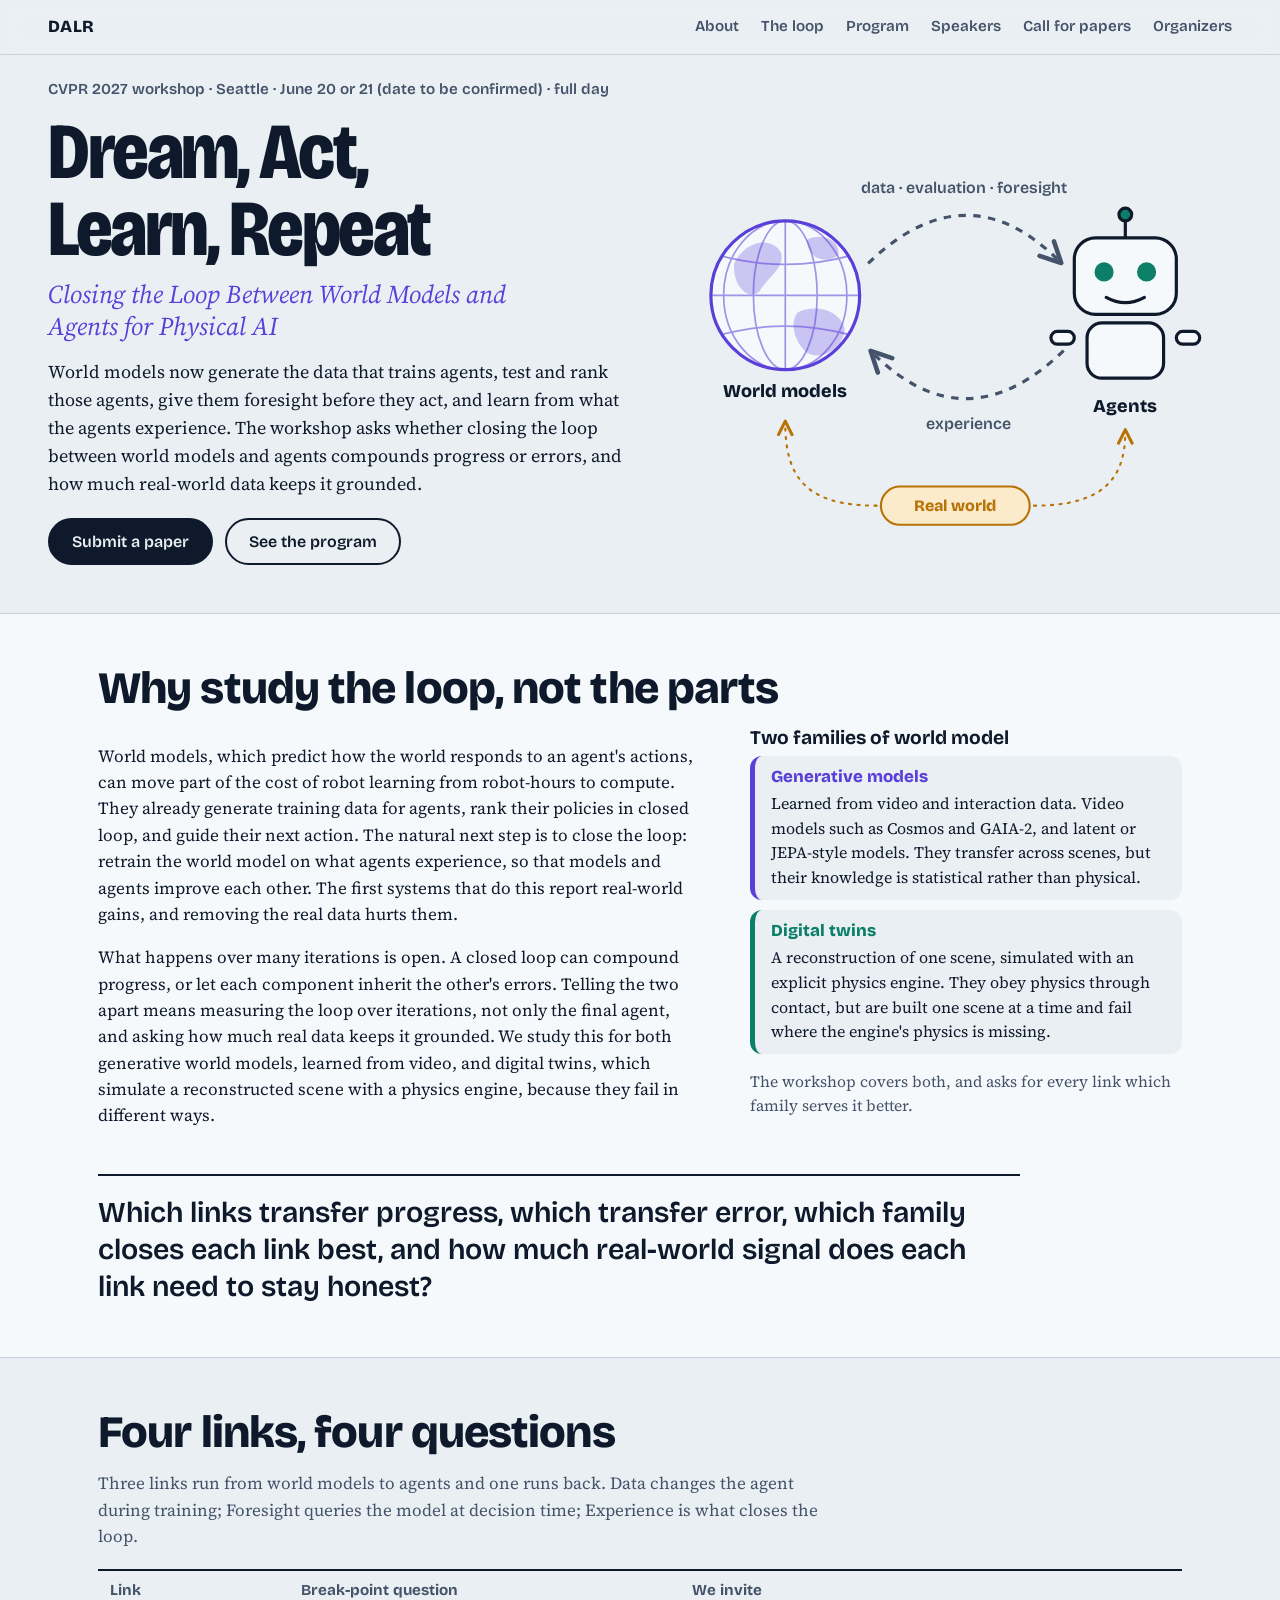
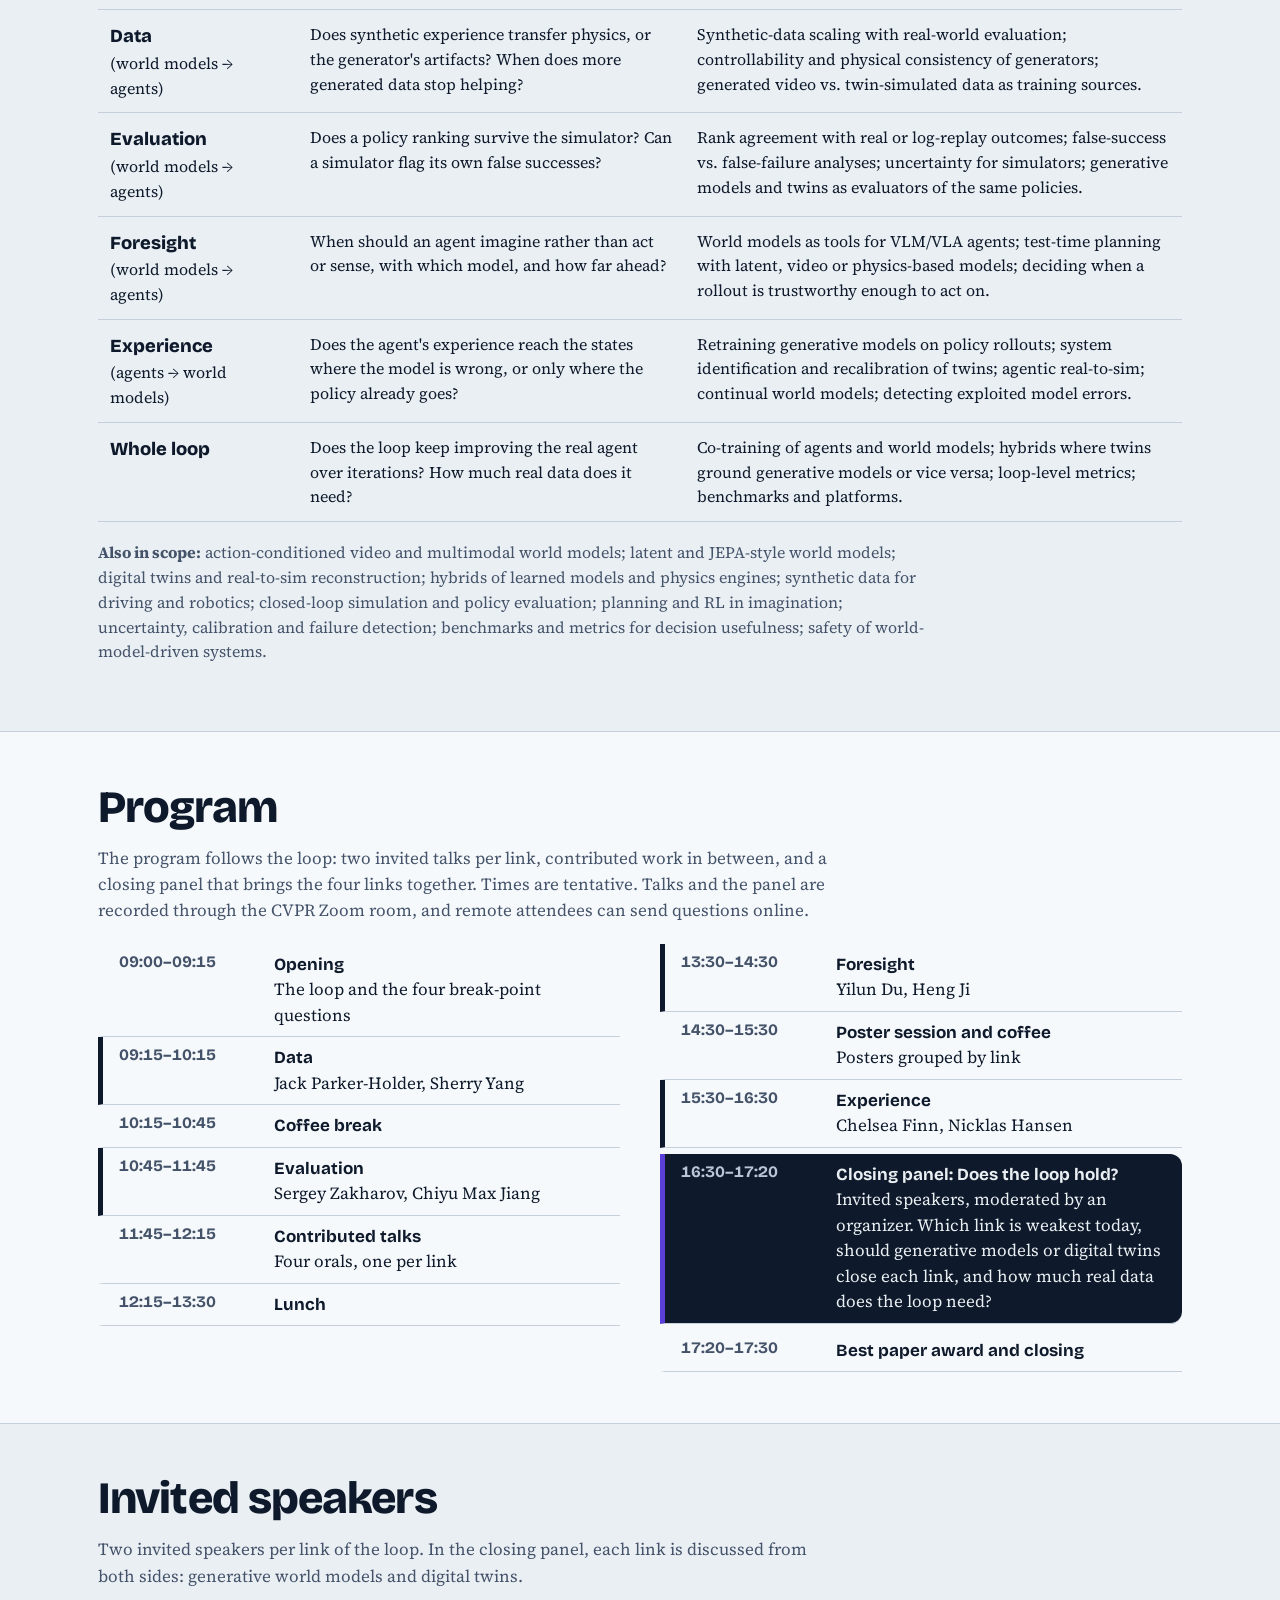
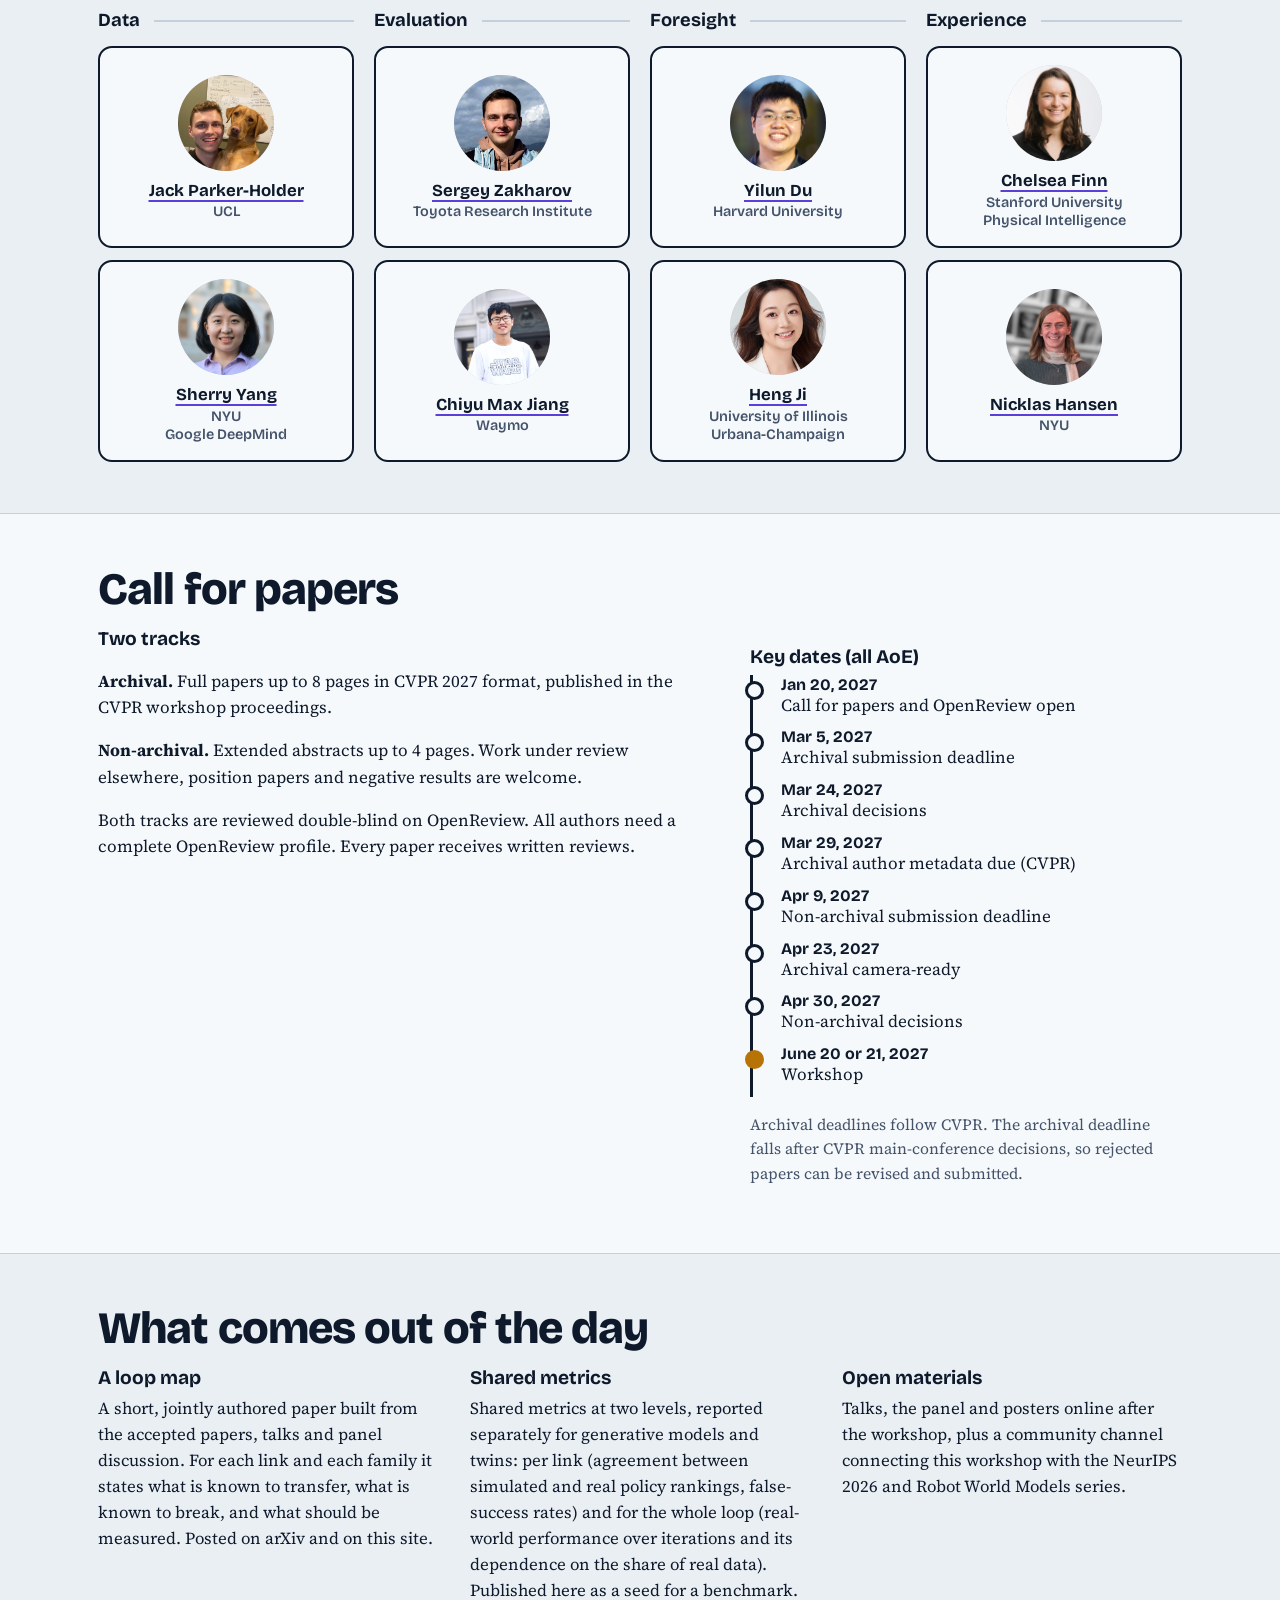
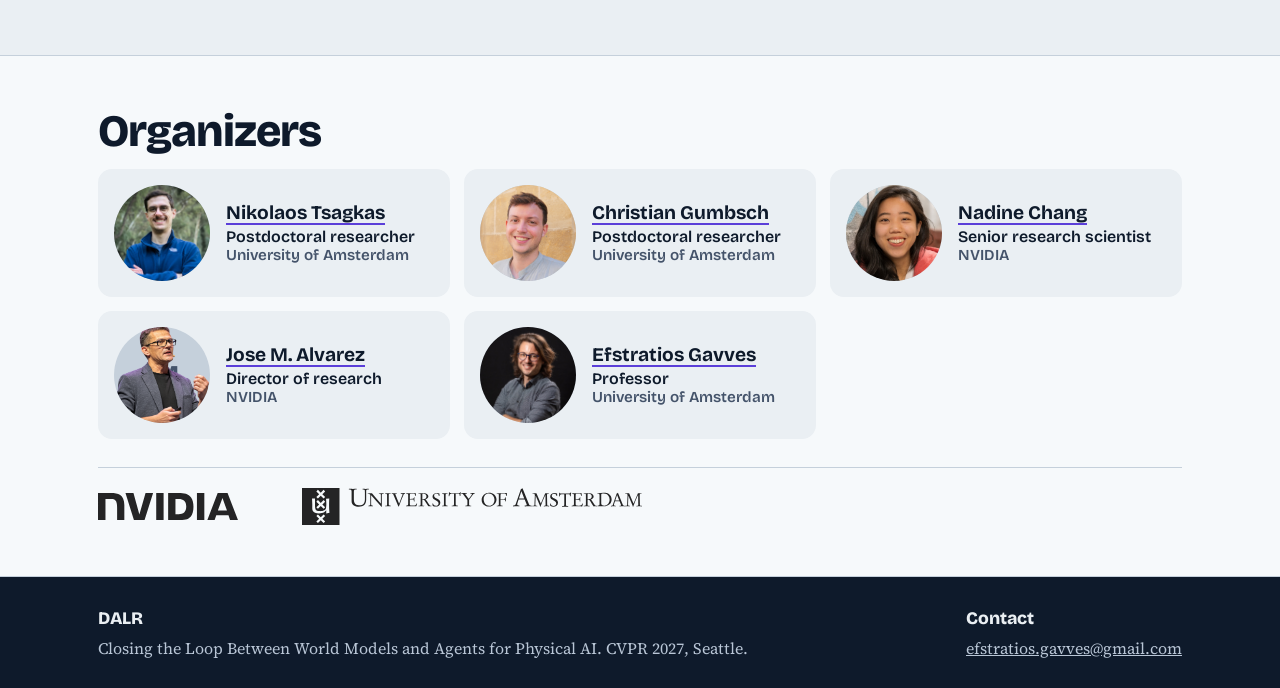
<file: index.html>
<!doctype html>
<html lang="en">
<head>
<meta charset="utf-8">
<meta name="viewport" content="width=device-width, initial-scale=1">
<title>DALR: Closing the Loop Between World Models and Agents for Physical AI</title>
<meta name="description" content="CVPR 2027 workshop on world models and agents for physical AI. Does closing the loop between world models and agents compound progress or errors?">
<meta property="og:type" content="website">
<meta property="og:title" content="DALR: Dream, Act, Learn, Repeat">
<meta property="og:description" content="CVPR 2027 workshop. Closing the Loop Between World Models and Agents for Physical AI.">
<meta property="og:url" content="https://dalr2027.github.io/">
<meta property="og:image" content="https://dalr2027.github.io/images/og.png">
<meta property="og:image:width" content="1200">
<meta property="og:image:height" content="630">
<meta property="og:image:alt" content="DALR, Dream, Act, Learn, Repeat, CVPR 2027 workshop, next to the CVPR 2027 Seattle logo">
<meta name="twitter:card" content="summary_large_image">
<meta name="twitter:image" content="https://dalr2027.github.io/images/og.png">
<link rel="preconnect" href="https://fonts.googleapis.com">
<link rel="preconnect" href="https://fonts.gstatic.com" crossorigin>
<link href="https://fonts.googleapis.com/css2?family=Bricolage+Grotesque:opsz,wght@12..96,400;12..96,600;12..96,800&family=Source+Serif+4:ital,opsz,wght@0,8..60,400;0,8..60,600;1,8..60,400&display=swap" rel="stylesheet">
<link rel="stylesheet" href="style.css">
</head>
<body>

<a class="skip" href="#main">Skip to content</a>

<header class="top">
  <a class="brand" href="#top">DALR</a>
  <nav aria-label="Sections">
    <a href="#about">About</a>
    <a href="#loop">The loop</a>
    <a href="#program">Program</a>
    <a href="#speakers">Speakers</a>
    <a href="#papers">Call for papers</a>
    <a href="#organizers">Organizers</a>
  </nav>
</header>

<main id="main">

<section class="hero" id="top">
  <div class="hero-text">
    <p class="venue">CVPR 2027 workshop · Seattle · June 20 or 21 (date to be confirmed) · full day</p>
    <h1>Dream, Act, Learn, Repeat</h1>
    <p class="tag">Closing the Loop Between World Models and<br>Agents for Physical&nbsp;AI</p>
    <p class="lede">World models now generate the data that trains agents, test and rank those agents, give them foresight before they act, and learn from what the agents experience. The workshop asks whether closing the loop between world models and agents compounds progress or errors, and how much real-world data keeps it grounded.</p>
    <div class="cta">
      <a class="btn primary" href="#papers">Submit a paper</a>
      <a class="btn" href="#program">See the program</a>
    </div>
  </div>

  <div class="hero-diagram">
    <svg id="loopsvg" class="simple" viewBox="0 0 520 410" role="img" aria-label="A globe, standing for world models, and a robot, standing for agents, linked by two moving arrows: world models give agents data, evaluation and foresight, and the agents' experience updates the world models. The real world grounds the world models and is where agents are deployed.">
      <defs>
        <marker id="ah" viewBox="0 0 10 10" refX="8" refY="5" markerWidth="8" markerHeight="8" orient="auto"><path class="mk" d="M1 1 L9 5 L1 9"/></marker>
        <marker id="ahr" viewBox="0 0 10 10" refX="8" refY="5" markerWidth="8" markerHeight="8" orient="auto"><path class="mk r" d="M1 1 L9 5 L1 9"/></marker>
        <clipPath id="globeclip"><circle cx="100" cy="180" r="70"/></clipPath>
      </defs>

      <!-- globe: world models -->
      <g class="globe">
        <circle cx="100" cy="180" r="70" class="gfill"/>
        <g clip-path="url(#globeclip)" class="gline">
          <ellipse cx="100" cy="180" rx="30" ry="70"/>
          <ellipse cx="100" cy="180" rx="58" ry="70"/>
          <line x1="100" y1="110" x2="100" y2="250"/>
          <line x1="30" y1="180" x2="170" y2="180"/>
          <path d="M36 142 Q100 160 164 142"/>
          <path d="M36 218 Q100 200 164 218"/>
        </g>
        <g clip-path="url(#globeclip)" class="land">
          <path d="M52 150 C 62 128, 88 124, 96 140 C 100 154, 84 162, 76 176 C 66 186, 50 172, 52 150 Z"/>
          <path d="M112 196 C 128 188, 152 194, 156 212 C 154 232, 130 244, 118 232 C 108 222, 104 204, 112 196 Z"/>
          <path d="M120 128 C 134 120, 152 128, 150 142 C 140 150, 122 148, 120 128 Z"/>
        </g>
        <circle cx="100" cy="180" r="70" class="gring"/>
      </g>
      <text class="cap" x="100" y="276" text-anchor="middle">World models</text>

      <!-- robot: agents -->
      <g class="robot">
        <line x1="420" y1="108" x2="420" y2="126" class="rl"/>
        <circle cx="420" cy="104" r="6" class="rdot"/>
        <rect x="372" y="126" width="96" height="72" rx="20" class="rbody"/>
        <circle cx="400" cy="158" r="9" class="reye"/>
        <circle cx="440" cy="158" r="9" class="reye"/>
        <path d="M402 182 Q420 192 438 182" class="rl"/>
        <rect x="384" y="206" width="72" height="52" rx="14" class="rbody"/>
        <rect x="350" y="214" width="22" height="12" rx="6" class="rbody"/>
        <rect x="468" y="214" width="22" height="12" rx="6" class="rbody"/>
      </g>
      <text class="cap" x="420" y="290" text-anchor="middle">Agents</text>

      <!-- arrows: world to agent (top), agent to world (bottom) -->
      <path class="arc" d="M178 150 C 240 90, 300 90, 358 148" marker-end="url(#ah)"/>
      <text class="al2" x="268" y="84" text-anchor="middle">data · evaluation · foresight</text>
      <path class="arc" d="M362 232 C 300 292, 240 292, 182 234" marker-end="url(#ah)"/>
      <text class="al2" x="272" y="306" text-anchor="middle">experience</text>

      <!-- real world -->
      <path class="ground" d="M186 378 C 120 378, 100 352, 100 300" marker-end="url(#ahr)"/>
      <path class="ground" d="M334 378 C 400 378, 420 352, 420 308" marker-end="url(#ahr)"/>
      <g class="node real">
        <rect x="190" y="360" width="140" height="36" rx="18"/>
        <text x="260" y="383" text-anchor="middle" class="nt">Real world</text>
      </g>
    </svg>
  </div>
</section>

<section class="band" id="about">
  <div class="wrap">
    <h2>Why study the loop, not the parts</h2>
    <div class="cols">
      <div class="prose">
        <p>World models, which predict how the world responds to an agent's actions, can move part of the cost of robot learning from robot-hours to compute. They already generate training data for agents, rank their policies in closed loop, and guide their next action. The natural next step is to close the loop: retrain the world model on what agents experience, so that models and agents improve each other. The first systems that do this report real-world gains, and removing the real data hurts them.</p>
        <p>What happens over many iterations is open. A closed loop can compound progress, or let each component inherit the other's errors. Telling the two apart means measuring the loop over iterations, not only the final agent, and asking how much real data keeps it grounded. We study this for both generative world models, learned from video, and digital twins, which simulate a reconstructed scene with a physics engine, because they fail in different ways.</p>
      </div>
      <aside class="families">
        <h3>Two families of world model</h3>
        <div class="fam gen">
          <h4>Generative models</h4>
          <p>Learned from video and interaction data. Video models such as Cosmos and GAIA-2, and latent or JEPA-style models. They transfer across scenes, but their knowledge is statistical rather than physical.</p>
        </div>
        <div class="fam twin">
          <h4>Digital twins</h4>
          <p>A reconstruction of one scene, simulated with an explicit physics engine. They obey physics through contact, but are built one scene at a time and fail where the engine's physics is missing.</p>
        </div>
        <p class="note">The workshop covers both, and asks for every link which family serves it better.</p>
      </aside>
    </div>
    <p class="ask">Which links transfer progress, which transfer error, which family closes each link best, and how much real-world signal does each link need to stay honest?</p>
  </div>
</section>

<section class="wrap" id="loop">
  <h2>Four links, four questions</h2>
  <p class="intro">Three links run from world models to agents and one runs back. Data changes the agent during training; Foresight queries the model at decision time; Experience is what closes the loop.</p>
  <div class="table" role="table" aria-label="Links, questions and invited contributions">
    <div class="row head" role="row"><span role="columnheader">Link</span><span role="columnheader">Break-point question</span><span role="columnheader">We invite</span></div>
    <div class="row" role="row" id="row-L1"><span role="cell"><b>Data</b> (world models → agents)</span><span role="cell">Does synthetic experience transfer physics, or the generator's artifacts? When does more generated data stop helping?</span><span role="cell">Synthetic-data scaling with real-world evaluation; controllability and physical consistency of generators; generated video vs. twin-simulated data as training sources.</span></div>
    <div class="row" role="row" id="row-L2"><span role="cell"><b>Evaluation</b> (world models → agents)</span><span role="cell">Does a policy ranking survive the simulator? Can a simulator flag its own false successes?</span><span role="cell">Rank agreement with real or log-replay outcomes; false-success vs. false-failure analyses; uncertainty for simulators; generative models and twins as evaluators of the same policies.</span></div>
    <div class="row" role="row" id="row-L3"><span role="cell"><b>Foresight</b> (world models → agents)</span><span role="cell">When should an agent imagine rather than act or sense, with which model, and how far ahead?</span><span role="cell">World models as tools for VLM/VLA agents; test-time planning with latent, video or physics-based models; deciding when a rollout is trustworthy enough to act on.</span></div>
    <div class="row" role="row" id="row-L4"><span role="cell"><b>Experience</b> (agents → world models)</span><span role="cell">Does the agent's experience reach the states where the model is wrong, or only where the policy already goes?</span><span role="cell">Retraining generative models on policy rollouts; system identification and recalibration of twins; agentic real-to-sim; continual world models; detecting exploited model errors.</span></div>
    <div class="row" role="row"><span role="cell"><b>Whole loop</b></span><span role="cell">Does the loop keep improving the real agent over iterations? How much real data does it need?</span><span role="cell">Co-training of agents and world models; hybrids where twins ground generative models or vice versa; loop-level metrics; benchmarks and platforms.</span></div>
  </div>
  <p class="topics"><b>Also in scope:</b> action-conditioned video and multimodal world models; latent and JEPA-style world models; digital twins and real-to-sim reconstruction; hybrids of learned models and physics engines; synthetic data for driving and robotics; closed-loop simulation and policy evaluation; planning and RL in imagination; uncertainty, calibration and failure detection; benchmarks and metrics for decision usefulness; safety of world-model-driven systems.</p>
</section>

<section class="band" id="program">
  <div class="wrap">
    <h2>Program</h2>
    <p class="intro">The program follows the loop: two invited talks per link, contributed work in between, and a closing panel that brings the four links together. Times are tentative. Talks and the panel are recorded through the CVPR Zoom room, and remote attendees can send questions online.</p>
    <ol class="sched">
      <li><time>09:00–09:15</time><div><b>Opening</b> The loop and the four break-point questions</div></li>
      <li class="l1"><time>09:15–10:15</time><div><b>Data</b> Jack Parker-Holder, Sherry Yang</div></li>
      <li><time>10:15–10:45</time><div><b>Coffee break</b></div></li>
      <li class="l2"><time>10:45–11:45</time><div><b>Evaluation</b> Sergey Zakharov, Chiyu Max Jiang</div></li>
      <li><time>11:45–12:15</time><div><b>Contributed talks</b> Four orals, one per link</div></li>
      <li><time>12:15–13:30</time><div><b>Lunch</b></div></li>
      <li class="l3"><time>13:30–14:30</time><div><b>Foresight</b> Yilun Du, Heng Ji</div></li>
      <li><time>14:30–15:30</time><div><b>Poster session and coffee</b> Posters grouped by link</div></li>
      <li class="l4"><time>15:30–16:30</time><div><b>Experience</b> Chelsea Finn, Nicklas Hansen</div></li>
      <li class="panel"><time>16:30–17:20</time><div><b>Closing panel: Does the loop hold?</b> Invited speakers, moderated by an organizer. Which link is weakest today, should generative models or digital twins close each link, and how much real data does the loop need?</div></li>
      <li><time>17:20–17:30</time><div><b>Best paper award and closing</b></div></li>
    </ol>
  </div>
</section>

<section class="wrap" id="speakers">
  <h2>Invited speakers</h2>
  <p class="intro">Two invited speakers per link of the loop. In the closing panel, each link is discussed from both sides: generative world models and digital twins.</p>
  <div class="groups">
  <div class="spk-group">
    <h3 class="grp">Data</h3>
    <div class="speakers">
      <div class="spk confirmed">
        <div class="photo" data-initials="JP"><img src="images/parker-holder.png" alt="Portrait of Jack Parker-Holder" loading="lazy" onerror="this.remove()"></div>
        <div>
          <h3><a href="https://jparkerholder.github.io/" target="_blank" rel="noopener">Jack Parker-Holder</a></h3>
          <p class="aff">UCL</p>
        </div>
      </div>
      <div class="spk confirmed">
        <div class="photo" data-initials="SY"><img src="images/yang.jpeg" alt="Portrait of Sherry Yang" loading="lazy" onerror="this.remove()"></div>
        <div>
          <h3><a href="https://sherryy.github.io/" target="_blank" rel="noopener">Sherry Yang</a></h3>
          <p class="aff">NYU<br>Google DeepMind</p>
        </div>
      </div>
    </div>
  </div>
  <div class="spk-group">
    <h3 class="grp">Evaluation</h3>
    <div class="speakers">
      <div class="spk confirmed">
        <div class="photo" data-initials="SZ"><img src="images/zakharov.jpg" alt="Portrait of Sergey Zakharov" loading="lazy" onerror="this.remove()"></div>
        <div>
          <h3><a href="https://zakharos.github.io/" target="_blank" rel="noopener">Sergey Zakharov</a></h3>
          <p class="aff">Toyota Research Institute</p>
        </div>
      </div>
      <div class="spk confirmed">
        <div class="photo" data-initials="CJ"><img src="images/jiang.jpg" alt="Portrait of Chiyu Max Jiang" loading="lazy" onerror="this.remove()"></div>
        <div>
          <h3><a href="https://maxjiang.ml/" target="_blank" rel="noopener">Chiyu Max Jiang</a></h3>
          <p class="aff">Waymo</p>
        </div>
      </div>
    </div>
  </div>
  <div class="spk-group">
    <h3 class="grp">Foresight</h3>
    <div class="speakers">
      <div class="spk confirmed">
        <div class="photo" data-initials="YD"><img src="images/du.jpg" alt="Portrait of Yilun Du" loading="lazy" onerror="this.remove()"></div>
        <div>
          <h3><a href="https://yilundu.github.io/" target="_blank" rel="noopener">Yilun Du</a></h3>
          <p class="aff">Harvard University</p>
        </div>
      </div>
      <div class="spk confirmed">
        <div class="photo" data-initials="HJ"><img src="images/ji.jpeg" alt="Portrait of Heng Ji" loading="lazy" onerror="this.remove()"></div>
        <div>
          <h3><a href="https://blender.cs.illinois.edu/hengji.html" target="_blank" rel="noopener">Heng Ji</a></h3>
          <p class="aff">University of Illinois<br>Urbana-Champaign</p>
        </div>
      </div>
    </div>
  </div>
  <div class="spk-group">
    <h3 class="grp">Experience</h3>
    <div class="speakers">
      <div class="spk confirmed">
        <div class="photo" data-initials="CF"><img src="images/finn.jpg" alt="Portrait of Chelsea Finn" loading="lazy" onerror="this.remove()"></div>
        <div>
          <h3><a href="https://ai.stanford.edu/~cbfinn/" target="_blank" rel="noopener">Chelsea Finn</a></h3>
          <p class="aff">Stanford University<br>Physical Intelligence</p>
        </div>
      </div>
      <div class="spk confirmed">
        <div class="photo" data-initials="NH"><img src="images/hansen.png" alt="Portrait of Nicklas Hansen" loading="lazy" onerror="this.remove()"></div>
        <div>
          <h3><a href="https://www.nicklashansen.com/" target="_blank" rel="noopener">Nicklas Hansen</a></h3>
          <p class="aff">NYU</p>
        </div>
      </div>
    </div>
  </div>
  </div>
</section>

<section class="band" id="papers">
  <div class="wrap">
    <h2>Call for papers</h2>
    <div class="cols">
      <div class="prose">
        <h3>Two tracks</h3>
        <p><b>Archival.</b> Full papers up to 8 pages in CVPR 2027 format, published in the CVPR workshop proceedings.</p>
        <p><b>Non-archival.</b> Extended abstracts up to 4 pages. Work under review elsewhere, position papers and negative results are welcome.</p>
        <p>Both tracks are reviewed double-blind on OpenReview. All authors need a complete OpenReview profile. Every paper receives written reviews.</p>
      </div>
      <aside>
        <h3>Key dates (all AoE)</h3>
        <ol class="timeline">
          <li><time>Jan 20, 2027</time>Call for papers and OpenReview open</li>
          <li><time>Mar 5, 2027</time>Archival submission deadline</li>
          <li><time>Mar 24, 2027</time>Archival decisions</li>
          <li><time>Mar 29, 2027</time>Archival author metadata due (CVPR)</li>
          <li><time>Apr 9, 2027</time>Non-archival submission deadline</li>
          <li><time>Apr 23, 2027</time>Archival camera-ready</li>
          <li><time>Apr 30, 2027</time>Non-archival decisions</li>
          <li class="end"><time>June 20 or 21, 2027</time>Workshop</li>
        </ol>
        <p class="note">Archival deadlines follow CVPR. The archival deadline falls after CVPR main-conference decisions, so rejected papers can be revised and submitted.</p>
      </aside>
    </div>
  </div>
</section>

<section class="wrap" id="outcomes">
  <h2>What comes out of the day</h2>
  <div class="outs">
    <div><h3>A loop map</h3><p>A short, jointly authored paper built from the accepted papers, talks and panel discussion. For each link and each family it states what is known to transfer, what is known to break, and what should be measured. Posted on arXiv and on this site.</p></div>
    <div><h3>Shared metrics</h3><p>Shared metrics at two levels, reported separately for generative models and twins: per link (agreement between simulated and real policy rankings, false-success rates) and for the whole loop (real-world performance over iterations and its dependence on the share of real data). Published here as a seed for a benchmark.</p></div>
    <div><h3>Open materials</h3><p>Talks, the panel and posters online after the workshop, plus a community channel connecting this workshop with the NeurIPS 2026 and Robot World Models series.</p></div>
  </div>
</section>

<section class="band" id="organizers">
  <div class="wrap">
    <h2>Organizers</h2>
    <div class="orgs">
      <article>
        <div class="photo" data-initials="NT"><img src="images/tsagkas.jpg" alt="Portrait of Nikolaos Tsagkas" loading="lazy" onerror="this.remove()"></div>
        <div>
          <h3><a href="https://tsagkas.github.io" target="_blank" rel="noopener">Nikolaos Tsagkas</a></h3>
          <p class="role">Postdoctoral researcher</p>
          <p class="aff">University of Amsterdam</p>
        </div>
      </article>
      <article>
        <div class="photo" data-initials="CG"><img src="images/gumbsh.png" alt="Portrait of Christian Gumbsch" loading="lazy" onerror="this.remove()"></div>
        <div>
          <h3><a href="https://cgumbsch.github.io" target="_blank" rel="noopener">Christian Gumbsch</a></h3>
          <p class="role">Postdoctoral researcher</p>
          <p class="aff">University of Amsterdam</p>
        </div>
      </article>
      <article>
        <div class="photo" data-initials="NC"><img src="images/chang.jpg" alt="Portrait of Nadine Chang" loading="lazy" onerror="this.remove()"></div>
        <div>
          <h3><a href="https://nadinechang.com/" target="_blank" rel="noopener">Nadine Chang</a></h3>
          <p class="role">Senior research scientist</p>
          <p class="aff">NVIDIA</p>
        </div>
      </article>
      <article>
        <div class="photo" data-initials="JM"><img src="images/alvarez.png" alt="Portrait of Jose M. Alvarez" loading="lazy" onerror="this.remove()"></div>
        <div>
          <h3><a href="https://alvarezlopezjosem.github.io" target="_blank" rel="noopener">Jose M. Alvarez</a></h3>
          <p class="role">Director of research</p>
          <p class="aff">NVIDIA</p>
        </div>
      </article>
      <article>
        <div class="photo" data-initials="EG"><img src="images/gavves.jpeg" alt="Portrait of Efstratios Gavves" loading="lazy" onerror="this.remove()"></div>
        <div>
          <h3><a href="https://egavves.github.io" target="_blank" rel="noopener">Efstratios Gavves</a></h3>
          <p class="role">Professor</p>
          <p class="aff">University of Amsterdam</p>
        </div>
      </article>
    </div>
    <div class="logos" aria-label="Organizing institutions">
      <img src="images/nvidia.svg" alt="NVIDIA" class="logo-nv">
      <img src="images/uva.svg" alt="University of Amsterdam" class="logo-uva">
    </div>
  </div>
</section>

</main>

<footer>
  <div class="wrap foot">
    <div>
      <b>DALR</b>
      <p>Closing the Loop Between World Models and Agents for Physical AI. CVPR 2027, Seattle.</p>
    </div>
    <div>
      <b>Contact</b>
      <p><a href="mailto:efstratios.gavves@gmail.com">efstratios.gavves@gmail.com</a></p>
    </div>
  </div>
</footer>

</body>
</html>
</file>
<file: style.css>
:root{
  --mist:#EAEFF3;
  --paper:#F6F9FB;
  --ink:#0E1A2B;
  --ink-2:#44536A;
  --rule:#C5D0DB;
  --gen:#5B3FD9;
  --twin:#0B7F68;
  --real:#B87306;
  --real-fill:#FBEBCB;
  --display:"Bricolage Grotesque",system-ui,sans-serif;
  --serif:"Source Serif 4",Georgia,serif;
}
*{box-sizing:border-box}
html{scroll-behavior:smooth;scroll-padding-top:70px}
body{margin:0;background:var(--mist);color:var(--ink);font:400 1.0625rem/1.55 var(--serif);-webkit-font-smoothing:antialiased}
a{color:inherit}
:focus-visible{outline:3px solid var(--gen);outline-offset:3px;border-radius:4px}
.skip{position:absolute;left:-999px;top:8px;background:var(--ink);color:#fff;padding:8px 14px;z-index:20}
.skip:focus{left:8px}

/* header */
.top{position:sticky;top:0;z-index:10;display:flex;align-items:center;justify-content:space-between;gap:24px;padding:14px clamp(16px,4vw,48px);background:color-mix(in srgb,var(--mist) 88%,transparent);backdrop-filter:blur(8px);border-bottom:1px solid var(--rule);font-family:var(--display)}
.brand{font-weight:800;text-decoration:none;letter-spacing:.02em}
.top nav{display:flex;gap:22px;overflow-x:auto;white-space:nowrap;scrollbar-width:none}
.top nav a{text-decoration:none;font-size:.95rem;font-weight:600;color:var(--ink-2)}
.top nav a:hover{color:var(--ink)}

/* hero */
.hero{display:grid;grid-template-columns:minmax(0,1.05fr) minmax(0,1fr);gap:clamp(24px,4vw,64px);align-items:center;padding:clamp(12px,2vw,24px) clamp(16px,4vw,48px) clamp(28px,4vw,48px);max-width:1360px;margin:0 auto}
.venue{font:600 .95rem/1.4 var(--display);color:var(--ink-2);margin:0 0 12px}
h1{font:800 clamp(2.6rem,6.2vw,5.4rem)/.98 var(--display);font-stretch:85%;letter-spacing:-.03em;margin:0 0 10px;text-wrap:balance}
.tag{font:italic 400 clamp(1.25rem,2vw,1.7rem)/1.25 var(--serif);margin:0 0 16px;color:var(--gen);max-width:24em}
.lede{max-width:34em;font-size:1.125rem;margin:0 0 20px}
.cta{display:flex;gap:12px;flex-wrap:wrap}
.btn{font:600 1rem var(--display);padding:12px 22px;border-radius:999px;border:2px solid var(--ink);text-decoration:none;transition:background .15s,color .15s}
.btn:hover{background:var(--ink);color:var(--mist)}
.btn.primary{background:var(--ink);color:var(--mist)}
.btn.primary:hover{background:var(--gen);border-color:var(--gen)}

/* diagram */
.hero-diagram{min-width:0}
#loopsvg{width:100%;height:auto;display:block;overflow:visible;font-family:var(--display)}
.arc{fill:none;stroke:var(--ink-2);stroke-width:2.2;stroke-dasharray:7 7;animation:flow 2.4s linear infinite}
.al{font-size:15px;font-weight:600;fill:var(--ink);paint-order:stroke;stroke:var(--mist);stroke-width:7px;stroke-linejoin:round}
.mk{fill:none;stroke:var(--ink-2);stroke-width:1.8;stroke-linecap:round;stroke-linejoin:round}
.mk.r{stroke:var(--real)}
@keyframes flow{to{stroke-dashoffset:-28}}
.ground{fill:none;stroke:var(--real);stroke-width:2;stroke-dasharray:2 6;stroke-linecap:round;animation:flow 2.4s linear infinite}
.gl{font-size:13px;font-weight:600;fill:var(--real)}
.node rect{fill:var(--paper);stroke:var(--ink);stroke-width:2}
.node .nt{font-size:17px;font-weight:800;fill:var(--ink)}
.node .sub{font-size:12px;fill:var(--ink-2);font-weight:500}
.node .gen{font-size:14px;font-weight:600;fill:var(--gen)}
.node .twin{font-size:14px;font-weight:600;fill:var(--twin)}
.node.real rect{fill:var(--real-fill);stroke:var(--real)}
.node.real .nt{font-size:15px;fill:var(--real)}


/* sections */
.wrap{max-width:1180px;margin:0 auto;padding:clamp(28px,4vw,52px) clamp(16px,4vw,48px)}
.band{background:var(--paper);border-block:1px solid var(--rule)}
h2{font:800 clamp(1.8rem,3.6vw,2.8rem)/1.05 var(--display);letter-spacing:-.02em;margin:0 0 14px;max-width:18em;text-wrap:balance}
h3{font:700 1.2rem/1.25 var(--display);margin:18px 0 6px}
.intro{max-width:44em;color:var(--ink-2);margin:0 0 20px}
.cols{display:grid;grid-template-columns:minmax(0,1.4fr) minmax(0,1fr);gap:clamp(20px,4vw,48px);align-items:start}
.prose p,.prose li{max-width:36em}
.prose.wide p{max-width:44em}
.prose h3:first-child{margin-top:0}
.prose ul{padding-left:1.2em;margin:0 0 1em}
em{font-style:italic}
.families h3{margin-top:0}
.fam{padding:10px 16px;border-radius:12px;margin-bottom:10px;background:var(--mist);border-left:5px solid}
.fam h4{font:800 1.05rem var(--display);margin:0 0 4px}
.fam p{margin:0;font-size:1rem;line-height:1.55}
.fam.gen{border-color:var(--gen)}.fam.gen h4{color:var(--gen)}
.fam.twin{border-color:var(--twin)}.fam.twin h4{color:var(--twin)}
.note{font-size:.98rem;color:var(--ink-2)}
.ask{font:600 clamp(1.3rem,2.4vw,1.8rem)/1.3 var(--display);max-width:32em;margin:28px 0 0;padding-top:18px;border-top:2px solid var(--ink)}

/* table */
.table{border-top:2px solid var(--ink)}
.row{display:grid;grid-template-columns:11em 1fr 1.3fr;gap:24px;padding:12px 12px;border-bottom:1px solid var(--rule);font-size:1rem;line-height:1.55;transition:background .2s}
.row.head{font:700 .95rem var(--display);color:var(--ink-2);padding-block:10px}
.row b{font-family:var(--display);font-weight:800;display:block;font-size:1.15rem}
.topics{max-width:52em;margin-top:18px;color:var(--ink-2);font-size:1rem}

/* schedule */
.sched{list-style:none;padding:0;margin:0;columns:2;column-gap:40px}
.sched li{break-inside:avoid}
.sched li{display:grid;grid-template-columns:8.2em 1fr;gap:16px;padding:8px 0 8px 16px;border-bottom:1px solid var(--rule);border-left:5px solid transparent;line-height:1.5}
.sched time{white-space:nowrap;font:700 1rem var(--display);font-variant-numeric:tabular-nums;color:var(--ink-2)}
.sched b{font-family:var(--display);font-weight:700;display:block}
.sched .l1,.sched .l2,.sched .l3,.sched .l4{border-left-color:var(--ink)}
.sched .panel{background:var(--ink);color:var(--mist);border-radius:0 12px 12px 0;border-left-color:var(--gen);margin-block:6px}
.sched .panel time{color:#B9C6D6}

/* speakers */
.speakers{display:grid;grid-template-columns:repeat(2,1fr);gap:14px}
.spk{border:2px dashed var(--rule);border-radius:14px;padding:16px;display:grid;grid-template-columns:120px 1fr;gap:20px;align-items:center}
.spk .photo{width:120px;height:120px}
.spk .photo:not(:has(img))::before{color:var(--paper)}
.spk .lk{display:block;font:600 .95rem var(--display);color:var(--ink-2);margin-bottom:4px}
.spk .nm{margin:0;font:700 1.2rem var(--display);color:var(--ink-2)}
.spk h3{margin:0;font-size:1.25rem}
.spk h3 a{text-decoration:none}
.spk h3 a:hover{text-decoration:underline}
.spk .aff{margin:2px 0 0}
.spk .tagline{display:inline-block;margin:8px 0 0;padding:2px 10px;border-radius:999px;background:var(--ink);color:var(--mist);font:600 .85rem var(--display)}
.spk.confirmed{border-style:solid;border-color:var(--ink)}

/* timeline */
.timeline{list-style:none;margin:0 0 16px;padding:0 0 0 22px;border-left:3px solid var(--ink)}
.timeline li{position:relative;padding:0 0 10px 6px;line-height:1.4}
.timeline li::before{content:"";position:absolute;left:-30px;top:.35em;width:13px;height:13px;border-radius:50%;background:var(--paper);border:3px solid var(--ink)}
.timeline li.end::before{background:var(--real);border-color:var(--real)}
.timeline time{display:block;font:700 1rem var(--display)}

/* outcomes */
.outs{display:grid;grid-template-columns:repeat(3,1fr);gap:clamp(16px,3vw,32px)}
.outs h3{margin-top:0}
.outs p{margin:0;font-size:1.05rem}

/* organizers */
.orgs{display:grid;grid-template-columns:repeat(auto-fill,minmax(340px,1fr));gap:14px}
.orgs article{background:var(--mist);border-radius:14px;padding:16px;display:grid;grid-template-columns:96px 1fr;gap:16px;align-items:center}
.photo{position:relative;width:96px;height:96px;border-radius:50%;overflow:hidden;background:var(--rule);display:grid;place-items:center}
.photo::before{content:attr(data-initials);font:800 1.6rem var(--display);color:var(--ink-2)}
.photo img{position:absolute;inset:0;width:100%;height:100%;object-fit:cover;object-position:center 25%}
.orgs h3{margin:0}
.role{font:600 1rem var(--display);margin:2px 0 0}
.aff{font:600 .95rem var(--display);color:var(--ink-2);margin:0}
.logos{display:flex;align-items:center;gap:clamp(24px,5vw,64px);flex-wrap:wrap;margin-top:28px;padding-top:20px;border-top:1px solid var(--rule)}
.logos img{display:block;height:auto;opacity:.85}
.logo-nv{width:140px}
.logo-uva{width:min(340px,70vw)}

footer{background:var(--ink);color:var(--mist)}
footer .wrap{padding-block:28px}
.foot{display:flex;gap:48px;flex-wrap:wrap;justify-content:space-between}
.foot b{font:800 1.1rem var(--display)}
.foot p{margin:4px 0 0;color:#B9C6D6;font-size:1rem}

@media (max-width:900px){
  .hero,.cols,.outs{grid-template-columns:1fr}
  .row{grid-template-columns:1fr;gap:6px}
  .row.head{display:none}
}
@media (max-width:520px){
  .orgs article{grid-template-columns:72px 1fr}
  .photo{width:72px;height:72px}
  .sched li{grid-template-columns:1fr;gap:2px}
}
@media (prefers-reduced-motion:reduce){
  html{scroll-behavior:auto}
  .arc,.ground{animation:none}
}

/* simplified hero figure */
.simple .gfill{fill:var(--paper)}
.simple .gline{fill:none;stroke:var(--gen);stroke-width:1.6;opacity:.55}
.simple .gring{fill:none;stroke:var(--gen);stroke-width:3}
.simple .rbody{fill:var(--paper);stroke:var(--ink);stroke-width:3}
.simple .rl{fill:none;stroke:var(--ink);stroke-width:3;stroke-linecap:round}
.simple .rdot{fill:var(--twin);stroke:var(--ink);stroke-width:3}
.simple .reye{fill:var(--twin)}
.simple .cap{font-size:17px;font-weight:800;fill:var(--ink)}
.simple .arc{stroke-width:3}
.simple .land{fill:var(--gen);opacity:.28}
.simple .al2{font-size:15px;font-weight:600;fill:var(--ink-2)}

@media (max-width:640px){
  .speakers{grid-template-columns:1fr}
  .spk{grid-template-columns:84px 1fr}
  .spk .photo{width:84px;height:84px}
}

.spk-group{margin-top:22px}
.spk-group:first-of-type{margin-top:0}
.spk-group .grp{display:flex;align-items:center;gap:14px;margin:0 0 10px;font-size:1.15rem}
.spk-group .grp::after{content:"";flex:1;height:2px;background:var(--rule)}

/* speakers: circles, no boxes */
.groups{display:grid;grid-template-columns:repeat(4,minmax(0,1fr));gap:24px 20px}
.spk-group,.spk-group:first-of-type{margin-top:0}
.spk-group .grp{margin-bottom:14px}
.spk-group .speakers{grid-template-columns:1fr;gap:12px}
.spk-group .spk,.spk-group .spk.confirmed{border:2px solid var(--ink);background:var(--paper);padding:16px 12px 14px;border-radius:14px;display:flex;flex-direction:column;align-items:center;justify-content:center;text-align:center;gap:10px;min-height:202px}
.spk-group .spk .photo{width:96px;height:96px}
.spk-group .spk .photo::before{font-size:1.6rem}
.spk-group .spk h3{font-size:1.05rem;line-height:1.2}
.spk-group .spk .aff{font-size:.9rem;line-height:1.3}
@media (max-width:1100px){.groups{grid-template-columns:repeat(2,minmax(0,1fr))}}
@media (max-width:560px){
  .groups{grid-template-columns:1fr}
  .spk-group .spk,.spk-group .spk.confirmed{flex-direction:row;justify-content:flex-start;text-align:left;gap:14px;padding:14px;min-height:0}
  .spk-group .spk .photo{width:72px;height:72px;flex:none}
}

/* speaker links: visible and clickable across the whole card */
.spk{position:relative}
.spk h3 a{text-decoration:underline;text-decoration-thickness:1.5px;text-underline-offset:4px;text-decoration-color:var(--gen)}
.spk h3 a::after{content:"";position:absolute;inset:0;border-radius:inherit}
.spk h3 a:hover{text-decoration-thickness:2.5px}
.spk:has(h3 a:hover){border-color:var(--gen);background:#fff}
.spk h3 a:focus-visible{outline:none}
.spk:has(h3 a:focus-visible){outline:3px solid var(--gen);outline-offset:3px}

/* organizer links */
.orgs article{position:relative}
.orgs h3 a{text-decoration:underline;text-decoration-thickness:1.5px;text-underline-offset:4px;text-decoration-color:var(--gen)}
.orgs h3 a::after{content:"";position:absolute;inset:0;border-radius:inherit}
.orgs h3 a:hover{text-decoration-thickness:2.5px}
.orgs article:has(h3 a:hover){background:#fff;box-shadow:inset 0 0 0 2px var(--gen)}
.orgs h3 a:focus-visible{outline:none}
.orgs article:has(h3 a:focus-visible){outline:3px solid var(--gen);outline-offset:3px}

@media (max-width:900px){.sched{columns:1}}
/* speaker hover matches organizers */
.spk-group .spk.confirmed:has(h3 a:hover){border-color:var(--gen);background:#fff;box-shadow:inset 0 0 0 2px var(--gen)}
.sched li:nth-child(7){break-before:column}
@media (max-width:900px){.sched li:nth-child(7){break-before:auto}}
</file>
